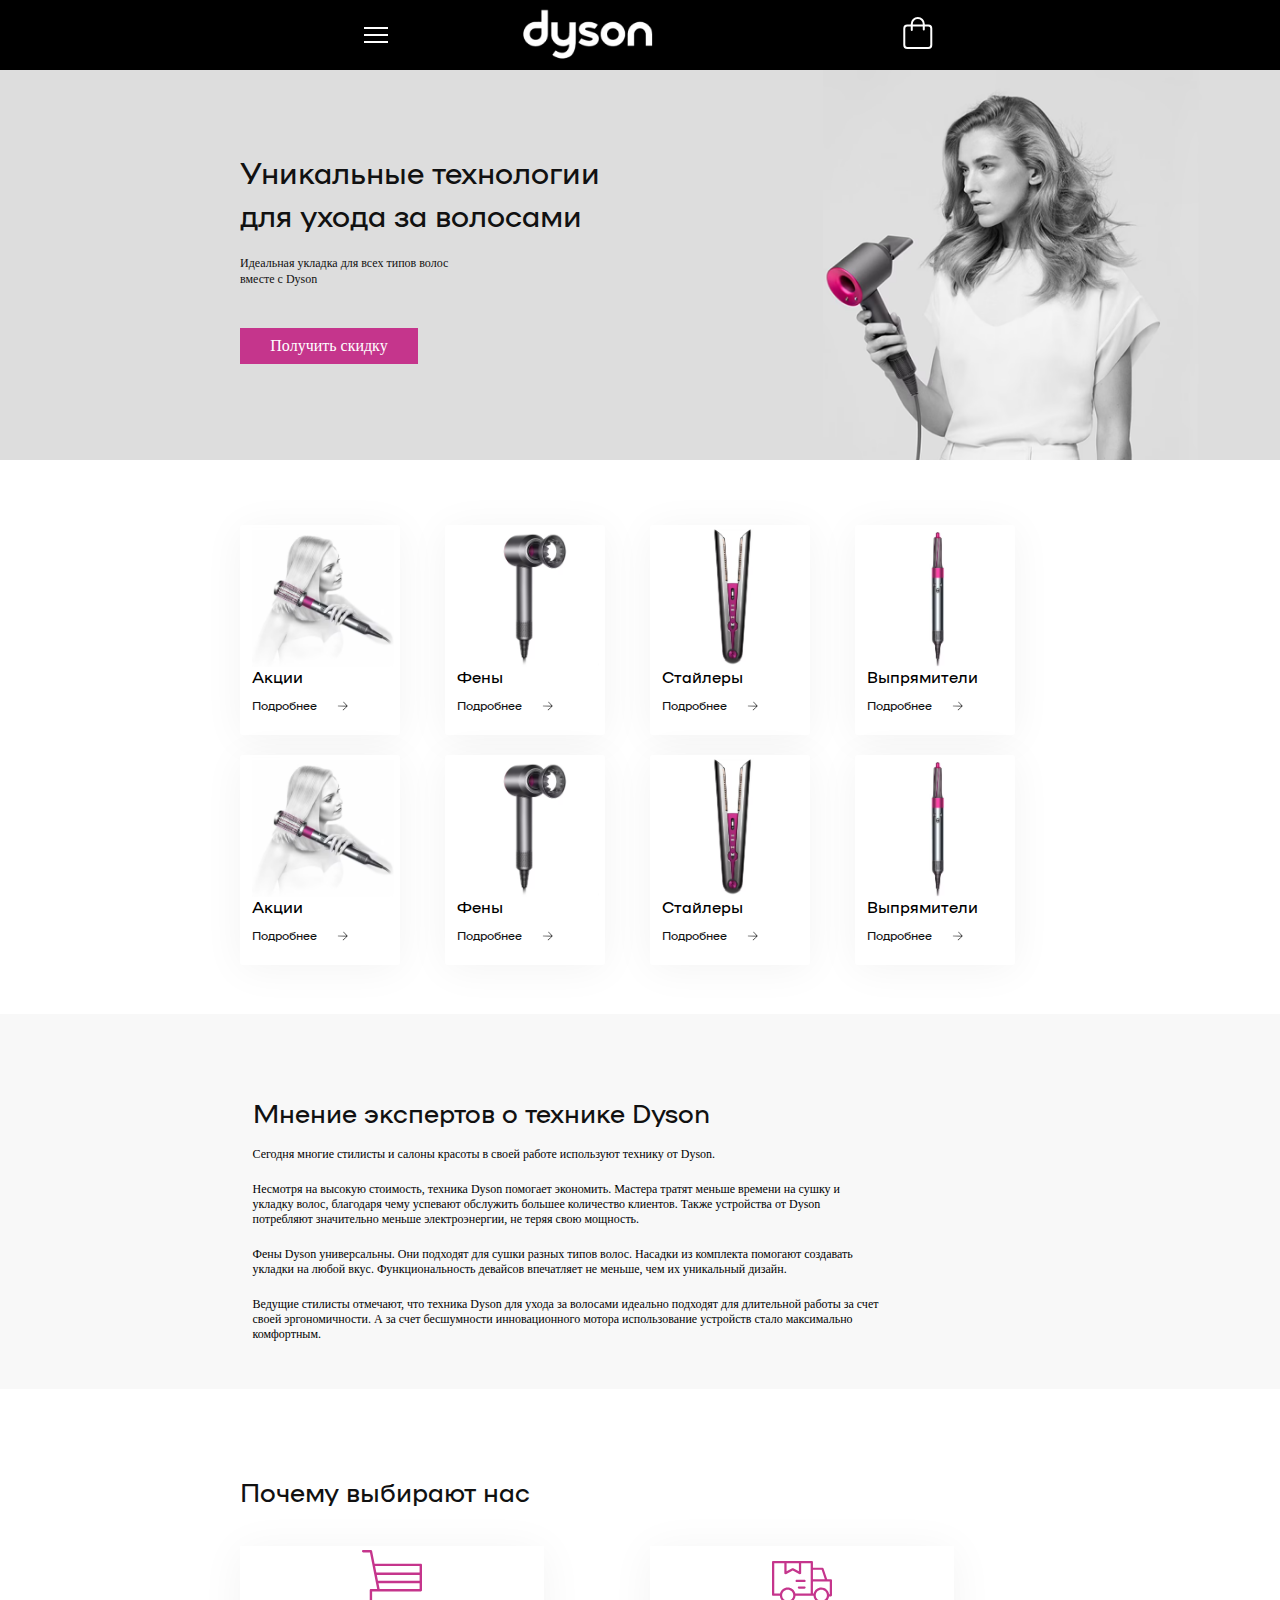
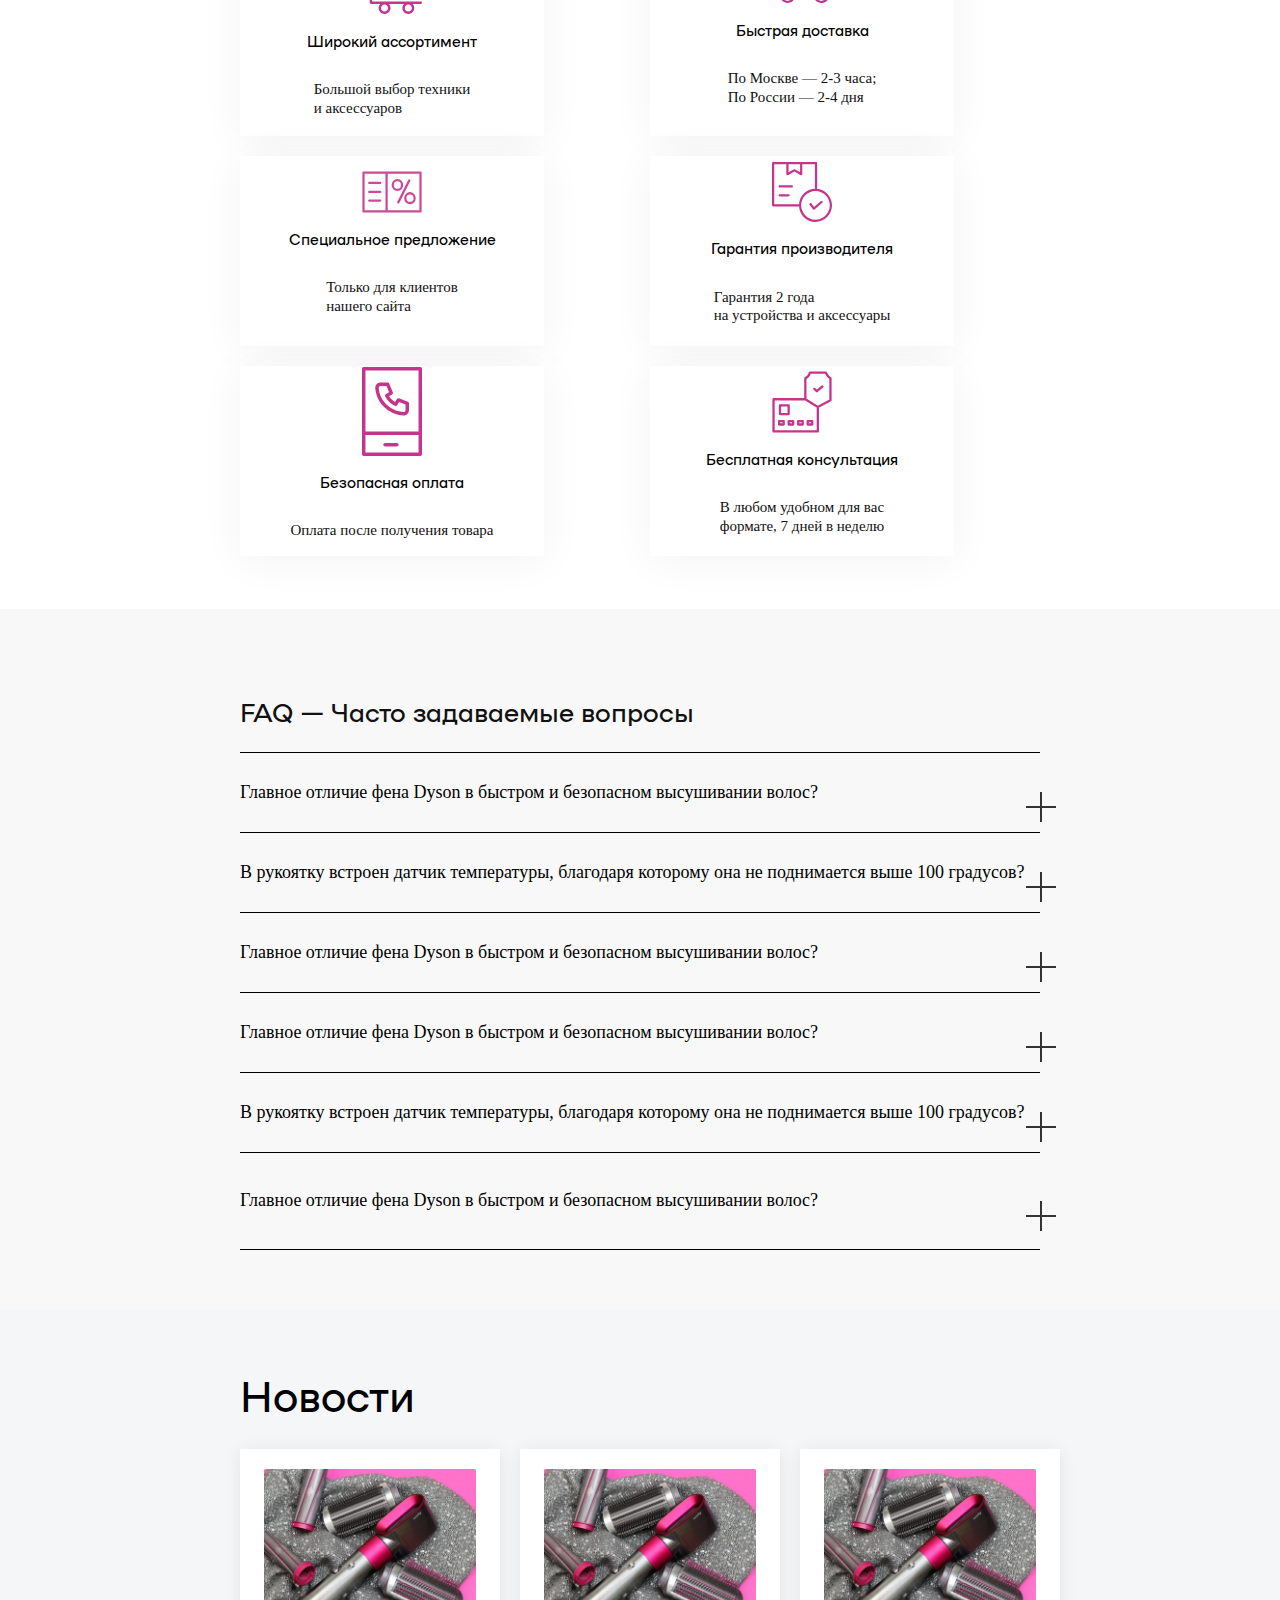
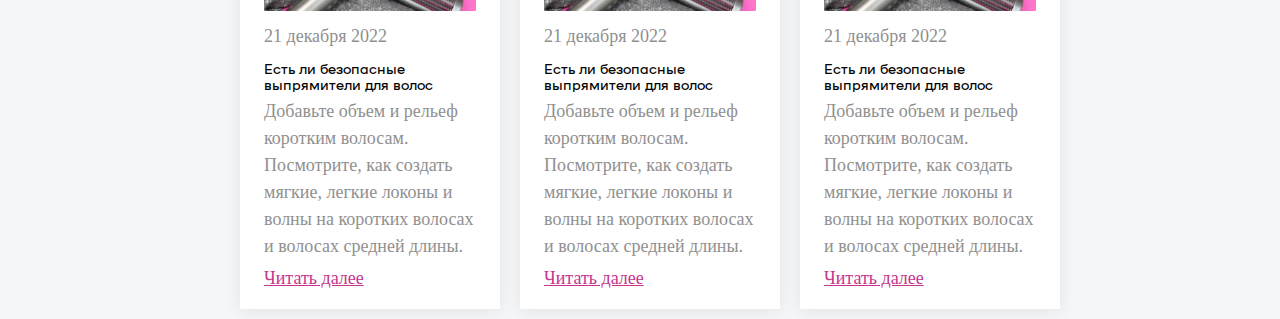
<file: index.html>
<!DOCTYPE html><html lang="ru"><head><meta charset="UTF-8"><meta name="viewport" content="width=device-width,initial-scale=1"><!-- SEO & OpenGraph --><title>Главная страница</title><meta name="description" content=""><meta property="og:title" content=""><meta property="og:description" content=""><meta property="og:image" content="/assets/images/og.jpg"><meta property="og:locale" content="ru_RU"><meta property="og:site_name" content=""><!-- Favicon --><link rel="apple-touch-icon" sizes="180x180" href="/apple-touch-icon.png"><link rel="icon" type="image/png" sizes="32x32" href="/favicon-32x32.png"><link rel="icon" type="image/png" sizes="16x16" href="/favicon-16x16.png"><link rel="manifest" href="/site.webmanifest"><link rel="mask-icon" href="/safari-pinned-tab.svg" color="#7d7d7d"><meta name="msapplication-TileColor" content="#747474"><meta name="theme-color" content="#ffffff"><!-- Preload Fonts --><link rel="preload" href="/assets/fonts/Inter/Inter-Regular.woff2" as="font" type="font/woff2" crossorigin><link rel="preload" href="/assets/fonts/Inter/Inter-Light.woff2" as="font" type="font/woff2" crossorigin><link rel="preload" href="/assets/fonts/Inter/Inter-Bold.woff2" as="font" type="font/woff2" crossorigin><!-- Styles --><link rel="stylesheet" href="./css/style.min.css"></head><body><!-- Header --><header class="header"><div class="container"><!-- Navigation --><nav class="header__nav nav"><ul class="nav-links"><input type="checkbox" id="checkbox_toggle"> <label for="checkbox_toggle" class="hamburger"><span class="hamburger-line"></span></label><ul class="menu reset-list"><li><a href="/" class="menu__link reset-link text-link">Доставка и оплата</a></li><li><a href="/" class="menu__link reset-link text-link">Сертификаты и лицензии</a></li><li><a href="/" class="menu__link reset-link text-link">Регистрация продукта</a></li><li><a href="/" class="menu__link reset-link text-link">Сервис</a></li><li><a href="/" class="menu__link reset-link text-link">О нас</a></li></ul></ul><!-- Logo --> <a href="/" class="nav__logo"><picture><source srcset="/assets/images/logo.avif" type="image/avif"><source srcset="/assets/images/logo.webp" type="image/webp"><img src="/assets/images/logo.svg" alt="Логотип компании dyson"></picture></a><!-- End Logo --><!-- Menu --><ul class="nav__menu menu reset-list"><li><a href="#" class="menu__link reset-link text-link">О нас</a></li><li><a href="#" class="menu__link reset-link text-link">Доставка и оплата</a></li><li><a href="#" class="menu__link reset-link text-link">Регистрация продукта</a></li><li><a href="#" class="menu__link reset-link text-link">Сервис</a></li><li><a href="#" class="menu__link reset-link text-link">Сертификаты и лицензии</a></li></ul><!-- End Menu --><!-- Korzina --><div class="nav__korzina nav"><a href="/"><svg xmlns="http://www.w3.org/2000/svg" width="37" height="36" viewBox="0 0 37 36" fill="none"><path d="M5.27979 13.5C5.27979 11.8431 6.62293 10.5 8.27979 10.5H29.2798C30.9367 10.5 32.2798 11.8431 32.2798 13.5V30C32.2798 31.6569 30.9367 33 29.2798 33H8.27979C6.62293 33 5.27979 31.6569 5.27979 30V13.5Z" stroke="white" stroke-width="2" stroke-linecap="round" stroke-linejoin="round"/><path d="M12.7798 15V9C12.7798 5.68629 15.4661 3 18.7798 3C22.0934 3 24.7798 5.68629 24.7798 9V14.5332" stroke="white" stroke-width="2" stroke-linecap="round" stroke-linejoin="round"/></svg> </a><!-- End Korzina --></div></nav><!-- End Navigation --></div></header><!-- End Header --><!-- Main --><main class="main"><!-- Offer --><section class="offer"><div class="container"><div class="offer__content"><div class="offer__title text"><div class="offer__animat"><span>Уникальные технологии</span></div><span>для ухода за волосами</span></div><p class="offer__text text-info">Идеальная укладка для всех типов волос<br>вместе с Dyson</p><button class="offer__btn btn reset-btn text-btn" type="button" data-a11y-dialog-show="dialog-request">Получить скидку</button></div></div><div class="offer__img"><picture><source srcset="./assets/images/offer.avif" type="image/avif"><source srcset="./assets/images/offer.webp" type="image/webp"><img src="./assets/images/offer.png" alt="Изображение девушки с феном"></picture></div></section><!-- End Offer --><!-- advanced --><section class="advanced"><div class="container"><div class="advanced__cards"><article class="advanced-card"><p class="advanced-card__title h3">Акции</p><div class="advanced-card__group"><span class="advanced-card__text text">Подробнее </span><span><img src="./assets/images/arrow.svg" alt="стрелка"></span></div><div class="advanced-card__img"><picture><source srcset="./assets/images/advanced/1.avif" type="image/avif"><source srcset="./assets/images/advanced/1.webp" type="image/webp"><img src="./assets/images/advanced/1.png" alt="Девушка с феном"></picture></div></article><article class="advanced-card"><h3 class="advanced-card__title h3">Фены</h3><div class="advanced-card__group"><p class="advanced-card__text text">Подробнее</p><span><img src="./assets/images/arrow.svg" alt="стрелка"></span></div><div class="advanced-card__img"><picture><source srcset="./assets/images/advanced/2.avif" type="image/avif"><source srcset="./assets/images/advanced/2.webp" type="image/webp"><img src="./assets/images/advanced/2.png" alt="Девушка с феном"></picture></div></article><article class="advanced-card"><h3 class="advanced-card__title h3">Стайлеры</h3><div class="advanced-card__group"><p class="advanced-card__text text">Подробнее</p><span><img src="./assets/images/arrow.svg" alt="стрелка"></span></div><div class="advanced-card__img"><picture><source srcset="./assets/images/advanced/3.avif" type="image/avif"><source srcset="./assets/images/advanced/3.webp" type="image/webp"><img src="./assets/images/advanced/3.png" alt="Девушка с феном"></picture></div></article><article class="advanced-card"><h3 class="advanced-card__title h3">Выпрямители</h3><div class="advanced-card__group"><p class="advanced-card__text text">Подробнее</p><span><img src="./assets/images/arrow.svg" alt="стрелка"></span></div><div class="advanced-card__img"><picture><source srcset="./assets/images/advanced/4.avif" type="image/avif"><source srcset="./assets/images/advanced/4.webp" type="image/webp"><img src="./assets/images/advanced/4.png" alt="Девушка с феном"></picture></div></article><article class="advanced-card"><h3 class="advanced-card__title h3">Акции</h3><div class="advanced-card__group"><p class="advanced-card__text text">Подробнее</p><span><img src="./assets/images/arrow.svg" alt="стрелка"></span></div><div class="advanced-card__img"><picture><source srcset="./assets/images/advanced/1.avif" type="image/avif"><source srcset="./assets/images/advanced/1.webp" type="image/webp"><img src="./assets/images/advanced/1.png" alt="Девушка с феном"></picture></div></article><article class="advanced-card"><h3 class="advanced-card__title h3">Фены</h3><div class="advanced-card__group"><p class="advanced-card__text text">Подробнее</p><span><img src="./assets/images/arrow.svg" alt="стрелка"></span></div><div class="advanced-card__img"><picture><source srcset="./assets/images/advanced/2.avif" type="image/avif"><source srcset="./assets/images/advanced/2.webp" type="image/webp"><img src="./assets/images/advanced/2.png" alt="Девушка с феном"></picture></div></article><article class="advanced-card"><h3 class="advanced-card__title h3">Стайлеры</h3><div class="advanced-card__group"><p class="advanced-card__text text">Подробнее</p><span><img src="./assets/images/arrow.svg" alt="стрелка"></span></div><div class="advanced-card__img"><picture><source srcset="./assets/images/advanced/3.avif" type="image/avif"><source srcset="./assets/images/advanced/3.webp" type="image/webp"><img src="./assets/images/advanced/3.png" alt="Девушка с феном"></picture></div></article><article class="advanced-card"><h3 class="advanced-card__title h3">Выпрямители</h3><div class="advanced-card__group"><p class="advanced-card__text text">Подробнее</p><span><img src="./assets/images/arrow.svg" alt="стрелка"></span></div><div class="advanced-card__img"><picture><source srcset="./assets/images/advanced/4.avif" type="image/avif"><source srcset="./assets/images/advanced/4.webp" type="image/webp"><img src="./assets/images/advanced/4.png" alt="Девушка с феном"></picture></div></article></div></div></section><!-- End advanced --><!-- Expert --><section class="expert"><div class="container"><div class="expert__content"><h1 class="expert__title text-title">Мнение экспертов о технике Dyson</h1><p class="expert__text text-smail">Сегодня многие стилисты и салоны красоты в своей работе используют технику от Dyson.</p><p class="expert__text text-smail">Несмотря на высокую стоимость, техника Dyson помогает экономить. Мастера тратят меньше времени на сушку и укладку волос, благодаря чему успевают обслужить большее количество клиентов. Также устройства от Dyson потребляют значительно меньше электроэнергии, не теряя свою мощность.</p><p class="expert__text text-smail">Фены Dyson универсальны. Они подходят для сушки разных типов волос. Насадки из комплекта помогают создавать укладки на любой вкус. Функциональность девайсов впечатляет не меньше, чем их уникальный дизайн.</p><p class="expert__text text-smail">Ведущие стилисты отмечают, что техника Dyson для ухода за волосами идеально подходят для длительной работы за счет своей эргономичности. А за счет бесшумности инновационного мотора использование устройств стало максимально комфортным.</p></div><div class="expert__img"><picture><source srcset="./assets/images/expert.avif" type="image/avif"><source srcset="./assets/images/expert.webp" type="image/webp"><img src="./assets/images/expert.png" alt="Изображение девушки с феном"></picture></div></div></section><!-- End Expert --><!-- Warranty --><section class="warranty"><div class="container"><h3 class="warranty__title text-title">Почему выбирают нас</h3><ul class="warranty__list reset-list"><li><div class="warranty-card"><div class="warranty-card__icon"><img src="./assets/images/warianty/1.svg" alt="Иконка 1"></div><p class="warranty-card__text text-primary">Широкий ассортимент</p><p class="warranty-card__text text-smail-light">Большой выбор техники<br>и аксессуаров</p></div></li><li><div class="warranty-card"><div class="warranty-card__icon"><img src="./assets/images/warianty/2.svg" alt="Иконка 1"></div><p class="warranty-card__text text-primary">Быстрая доставка</p><p class="warranty-card__text text-smail-light">По Москве — 2-3 часа;<br>По России — 2-4 дня</p></div></li><li><div class="warranty-card"><div class="warranty-card__icon"><img src="./assets/images/warianty/3.svg" alt="Иконка 1"></div><p class="warranty-card__text text-primary">Специальное предложение</p><p class="warranty-card__text text-smail-light">Только для клиентов<br>нашего сайта</p></div></li><li><div class="warranty-card"><div class="warranty-card__icon"><img src="./assets/images/warianty/4.svg" alt="Иконка 1"></div><p class="warranty-card__text text-primary">Гарантия производителя</p><p class="warranty-card__text text-smail-light">Гарантия 2 года<br>на устройства и аксессуары</p></div></li><li><div class="warranty-card"><div class="warranty-card__icon"><img src="./assets/images/warianty/5.svg" alt="Иконка 1"></div><p class="warranty-card__text text-primary">Безопасная оплата</p><p class="warranty-card__text text-smail-light">Оплата после получения товара</p></div></li><li><div class="warranty-card"><div class="warranty-card__icon"><img src="./assets/images/warianty/6.svg" alt="Иконка 1"></div><p class="warranty-card__text text-primary">Бесплатная консультация</p><p class="warranty-card__text text-smail-light">В любом удобном для вас<br>формате, 7 дней в неделю</p></div></li></ul></div></section><!-- End Warranty --><!-- Faq --><section class="faq"><div class="container"><h3 class="faq__title text-title">FAQ — Часто задаваемые вопросы</h3><div class="faq__text"><span class="text-smail">Главное отличие фена Dyson в быстром и безопасном высушивании волос? </span><a href="#" class="close"></a></div><div class="faq__text"><span class="text-smail">В рукоятку встроен датчик температуры, благодаря которому она не поднимается выше 100 градусов?</span> <a href="#" class="close"></a></div><div class="faq__text"><span class="text-smail">Главное отличие фена Dyson в быстром и безопасном высушивании волос?</span> <a href="#" class="close"></a></div><div class="faq__text"><span class="text-smail">Главное отличие фена Dyson в быстром и безопасном высушивании волос?</span> <a href="#" class="close"></a></div><div class="faq__text"><span class="text-smail">В рукоятку встроен датчик температуры, благодаря которому она не поднимается выше 100 градусов?</span> <a href="#" class="close"></a></div><div class="faq__tex"><span class="text-smail">Главное отличие фена Dyson в быстром и безопасном высушивании волос?</span> <a href="#" class="close"></a></div></div></section><!-- End Faq --><!-- News --><section class="news"><div class="container"><h2 class="news__title h2">Новости</h2><div class="news-group"><article class="news-card"><div class="news-card__img"><picture><source srcset="/assets/images/news.avif" type="image/avif"><source srcset="/assets/images/news.webp" type="image/webp"><img src="/assets/images/news.png" alt="Купить фен Dyson"></picture></div><div class="news-card__date"><span class="text-date">21 декабря 2022</span></div><div class="news-card__title"><span class="text-small">Есть ли безопасные выпрямители для волос</span></div><div class="news-card__info"><span class="text-date">Добавьте объем и рельеф коротким волосам. Посмотрите, как создать мягкие, легкие локоны и волны на коротких волосах и волосах средней длины.</span></div><div class="news-card__more"><a href="/" class="more">Читать далее</a></div></article><article class="news-card"><div class="news-card__img"><picture><source srcset="/assets/images/news.avif" type="image/avif"><source srcset="/assets/images/news.webp" type="image/webp"><img src="/assets/images/news.png" alt="Купить фен Dyson"></picture></div><div class="news-card__date"><span class="text-date">21 декабря 2022</span></div><div class="news-card__title"><span class="text-small">Есть ли безопасные выпрямители для волос</span></div><div class="news-card__info"><span class="text-date">Добавьте объем и рельеф коротким волосам. Посмотрите, как создать мягкие, легкие локоны и волны на коротких волосах и волосах средней длины.</span></div><div class="news-card__more"><a href="/" class="more">Читать далее</a></div></article><article class="news-card"><div class="news-card__img"><picture><source srcset="/assets/images/news.avif" type="image/avif"><source srcset="/assets/images/news.webp" type="image/webp"><img src="/assets/images/news.png" alt="Купить фен Dyson"></picture></div><div class="news-card__date"><span class="text-date">21 декабря 2022</span></div><div class="news-card__title"><span class="text-small">Есть ли безопасные выпрямители для волос</span></div><div class="news-card__info"><span class="text-date">Добавьте объем и рельеф коротким волосам. Посмотрите, как создать мягкие, легкие локоны и волны на коротких волосах и волосах средней длины.</span></div><div class="news-card__more"><a href="/" class="more">Читать далее</a></div></article></div></div></section><!--  End News --></main><!-- End Main --><!-- Footer --><footer class="footer"></footer><!-- End Footer --><!-- Scripts --><script src="./js/app.min.js"></script></body></html>
</file>
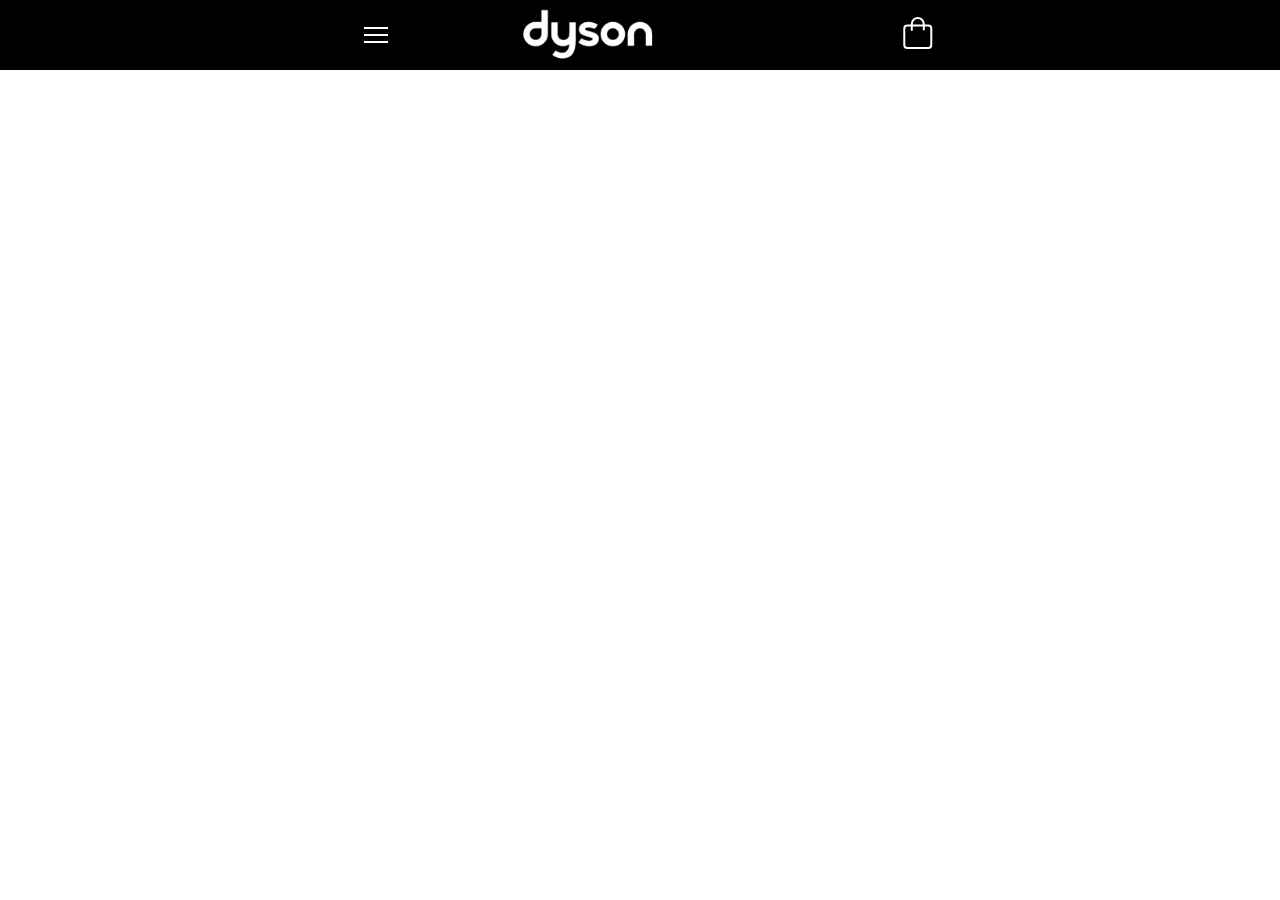
<file: privacy.html>
<!DOCTYPE html><html lang="ru"><head><meta charset="UTF-8"><meta name="viewport" content="width=device-width,initial-scale=1"><!-- SEO & OpenGraph --><title>Политика конфиденциальности</title><meta name="description" content=""><meta property="og:title" content=""><meta property="og:description" content=""><meta property="og:image" content="/assets/images/og.jpg"><meta property="og:locale" content="ru_RU"><meta property="og:site_name" content=""><!-- Favicon --><link rel="apple-touch-icon" sizes="180x180" href="/apple-touch-icon.png"><link rel="icon" type="image/png" sizes="32x32" href="/favicon-32x32.png"><link rel="icon" type="image/png" sizes="16x16" href="/favicon-16x16.png"><link rel="manifest" href="/site.webmanifest"><link rel="mask-icon" href="/safari-pinned-tab.svg" color="#7d7d7d"><meta name="msapplication-TileColor" content="#747474"><meta name="theme-color" content="#ffffff"><!-- Preload Fonts --><link rel="preload" href="/assets/fonts/Inter/Inter-Regular.woff2" as="font" type="font/woff2" crossorigin><link rel="preload" href="/assets/fonts/Inter/Inter-Light.woff2" as="font" type="font/woff2" crossorigin><link rel="preload" href="/assets/fonts/Inter/Inter-Bold.woff2" as="font" type="font/woff2" crossorigin><!-- Styles --><link rel="stylesheet" href="./css/style.min.css"></head><body><!-- Header --><header class="header"><div class="container"><!-- Navigation --><nav class="header__nav nav"><ul class="nav-links"><input type="checkbox" id="checkbox_toggle"> <label for="checkbox_toggle" class="hamburger"><span class="hamburger-line"></span></label><ul class="menu reset-list"><li><a href="/" class="menu__link reset-link text-link">Доставка и оплата</a></li><li><a href="/" class="menu__link reset-link text-link">Сертификаты и лицензии</a></li><li><a href="/" class="menu__link reset-link text-link">Регистрация продукта</a></li><li><a href="/" class="menu__link reset-link text-link">Сервис</a></li><li><a href="/" class="menu__link reset-link text-link">О нас</a></li></ul></ul><!-- Logo --> <a href="/" class="nav__logo"><picture><source srcset="/assets/images/logo.avif" type="image/avif"><source srcset="/assets/images/logo.webp" type="image/webp"><img src="/assets/images/logo.svg" alt="Логотип компании dyson"></picture></a><!-- End Logo --><!-- Menu --><ul class="nav__menu menu reset-list"><li><a href="#" class="menu__link reset-link text-link">О нас</a></li><li><a href="#" class="menu__link reset-link text-link">Доставка и оплата</a></li><li><a href="#" class="menu__link reset-link text-link">Регистрация продукта</a></li><li><a href="#" class="menu__link reset-link text-link">Сервис</a></li><li><a href="#" class="menu__link reset-link text-link">Сертификаты и лицензии</a></li></ul><!-- End Menu --><!-- Korzina --><div class="nav__korzina nav"><a href="/"><svg xmlns="http://www.w3.org/2000/svg" width="37" height="36" viewBox="0 0 37 36" fill="none"><path d="M5.27979 13.5C5.27979 11.8431 6.62293 10.5 8.27979 10.5H29.2798C30.9367 10.5 32.2798 11.8431 32.2798 13.5V30C32.2798 31.6569 30.9367 33 29.2798 33H8.27979C6.62293 33 5.27979 31.6569 5.27979 30V13.5Z" stroke="white" stroke-width="2" stroke-linecap="round" stroke-linejoin="round"/><path d="M12.7798 15V9C12.7798 5.68629 15.4661 3 18.7798 3C22.0934 3 24.7798 5.68629 24.7798 9V14.5332" stroke="white" stroke-width="2" stroke-linecap="round" stroke-linejoin="round"/></svg> </a><!-- End Korzina --></div></nav><!-- End Navigation --></div></header><!-- End Header --><!-- Main --><main class="main"></main><!-- End Main --><!-- Footer --><footer class="footer"></footer><!-- End Footer --><!-- Scripts --><script src="./js/app.min.js"></script></body></html>
</file>
<file: css/style.min.css>
@-webkit-keyframes show{0%{opacity:0}to{opacity:1}}@-webkit-keyframes blik{0%{-webkit-transform:translateY(80px);transform:translateY(80px)}to{-webkit-transform:translateY(0);transform:translateY(0)}}@keyframes blik{0%{-webkit-transform:translateY(80px);transform:translateY(80px)}to{-webkit-transform:translateY(0);transform:translateY(0)}}@keyframes show{0%{opacity:0}to{opacity:1}}@font-face{font-family:"Inter";src:url(../assets/fonts/Inter/Inter-Regular.woff2) format("woff2"),url(../assets/fonts/Inter/Inter-Regular.woff) format("woff"),url(../assets/fonts/Inter/Inter-Regular.svg#Inter-Regular) format("svg");font-weight:400;font-style:normal;font-display:swap}@font-face{font-family:"Inter";src:url(../assets/fonts/Inter/Inter-Bold.woff2) format("woff2"),url(../assets/fonts/Inter/Inter-Bold.woff) format("woff"),url(../assets/fonts/Inter/Inter-Bold.svg#Inter-Bold) format("svg");font-weight:700;font-style:normal;font-display:swap}@font-face{font-family:"Inter";src:url(../assets/fonts/Inter/Inter-Light.woff2) format("woff2"),url(../assets/fonts/Inter/Inter-Light.woff) format("woff"),url(../assets/fonts/Inter/Inter-Light.svg#Inter-Light) format("svg");font-weight:300;font-style:normal;font-display:swap}@font-face{font-family:"NAMU";src:url(../assets/fonts/NAMU/NAMU-Pro.woff2) format("woff2"),url(../assets/fonts//NAMU/NAMU-Pro.woff) format("woff"),url(../assets/fonts//NAMU/NAMU-Pro.svg#NAMU-Pro) format("svg");font-weight:900;font-style:normal;font-display:swap}:root{--bg-color:#fff;--bg-color-light:#F8F8F8;--bg-color-black:#000;--primary-color:#F50E30;--primary-color-pink:#C5358C;--primary-color-light:#ffd7dd;--text-color:#000;--text-color-light:#fff;--main-font:"NAMU", "Arial", sans-serif}html{line-height:1.15;-webkit-text-size-adjust:100%;height:100%;scroll-behavior:smooth}body,sub,sup{position:relative}body{margin:0;display:-webkit-box;display:-ms-flexbox;display:flex;-webkit-box-orient:vertical;-webkit-box-direction:normal;-ms-flex-direction:column;flex-direction:column;min-height:100vh;font-family:var(--main-font);background-color:var(--bg-color);color:var(--text-color);overflow-x:hidden}details,main{display:block}h1{font-size:2em;margin:.67em 0}hr{-webkit-box-sizing:content-box;box-sizing:content-box;height:0;overflow:visible}code,kbd,pre,samp{font-family:monospace,monospace;font-size:1em}a{background-color:transparent}abbr[title]{border-bottom:none;-webkit-text-decoration:underline dotted;text-decoration:underline dotted}b,strong{font-weight:bolder}small{font-size:80%}sub,sup{font-size:75%;line-height:0;vertical-align:baseline}sub{bottom:-.25em}sup{top:-.5em}img{border-style:none;width:100%;height:auto}button,input,optgroup,select,textarea{font-family:inherit;font-size:100%;line-height:1.15;margin:0}button,input{overflow:visible}button,select{text-transform:none}[type=button],[type=reset],[type=submit],button{-webkit-appearance:button}[type=button]::-moz-focus-inner,[type=reset]::-moz-focus-inner,[type=submit]::-moz-focus-inner,button::-moz-focus-inner{border-style:none;padding:0}[type=button]:-moz-focusring,[type=reset]:-moz-focusring,[type=submit]:-moz-focusring,button:-moz-focusring{outline:1px dotted ButtonText}fieldset{padding:.35em .75em .625em}legend{color:inherit;display:table;max-width:100%;white-space:normal}progress{vertical-align:baseline}textarea{overflow:auto}[type=checkbox],[type=radio],legend{-webkit-box-sizing:border-box;box-sizing:border-box;padding:0}[type=number]::-webkit-inner-spin-button,[type=number]::-webkit-outer-spin-button{height:auto}[type=search]{-webkit-appearance:textfield;outline-offset:-2px}[type=search]::-webkit-search-decoration{-webkit-appearance:none}::-webkit-file-upload-button{-webkit-appearance:button;font:inherit}summary{display:list-item}[hidden],template{display:none}*,::after,::before{-webkit-box-sizing:border-box;box-sizing:border-box}picture{display:block;width:100%;height:100%;line-height:0}.visually-hidden{position:absolute!important;clip:rect(1px 1px 1px 1px);clip:rect(1px,1px,1px,1px);padding:0!important;border:0!important;height:1px!important;width:1px!important;overflow:hidden}.reset-list{margin:0;padding:0;list-style:none}.reset-btn{padding:0;margin:0;background-color:transparent;border:0;outline:0;cursor:pointer}.reset-btn,.reset-link{display:inline-block;text-decoration:none}.h1,.h2,.h3,.text-info{margin:0;font-size:46px;font-style:normal;font-weight:900;line-height:110%}.h2,.h3,.text-info{font-size:42px;line-height:120%}.h3,.text-info{font-size:30px}.text-info{color:#111;font-family:Open Sans;font-size:26px;font-weight:400;line-height:133%}.text,.text-btn,.text-link{color:#d9d9d9;font-family:NAMU;font-size:20px;font-style:normal;font-weight:900;line-height:150%}.text,.text-btn{color:#fff;font-family:Open Sans;font-size:24px;font-weight:400;line-height:normal}.text{margin:0;color:#111;font-family:NAMU;font-size:46px;font-weight:900;line-height:144%}.text-date{color:#909090;font-family:Open Sans;font-size:18px;font-style:normal;font-weight:300;line-height:150%}.text-primary{color:#000;text-align:center;font-family:NAMU;font-size:20px;font-style:normal;font-weight:900}.more,.text-smail,.text-smail-light,.text-title{color:#000;font-family:Open Sans;font-size:18px;font-style:normal;font-weight:400;line-height:125%}.more,.text-smail-light,.text-title{color:#111;font-weight:300}.more,.text-title{font-family:NAMU;font-size:42px;font-weight:900;line-height:normal}.more{color:#c5358c;font-family:Open Sans;font-size:18px;font-weight:400}.btn{display:-webkit-box;display:-ms-flexbox;display:flex;width:280px;height:64px;padding:10px 20px;-webkit-box-pack:center;-ms-flex-pack:center;justify-content:center;-webkit-box-align:center;-ms-flex-align:center;align-items:center;gap:30px;color:var(--text-color-light);background-color:var(--primary-color-pink)}.btn:active,.btn:hover{background-color:var(--bg-color)}.btn:hover{border-radius:3px;border:3px solid #c5358c;color:var(--text-color);cursor:pointer}.btn:active{-webkit-transform:scale(.98);-ms-transform:scale(.98);transform:scale(.98)}.btn:focus{outline:2px solid var(--text-color)}.btn:disabled{opacity:.5;pointer-events:none}.container{width:100%;max-width:1360px;margin:0 auto}.nav{display:-webkit-box;display:-ms-flexbox;display:flex;-webkit-box-align:center;-ms-flex-align:center;align-items:center;-ms-flex-pack:distribute;justify-content:space-around;padding:20px}.nav__logo{width:183px;margin-right:90px}.nav-links,.nav-links #checkbox_toggle{display:none}.nav-links .hamburger{display:none;font-size:24px}.nav-links .hamburger-line{background-color:var(--text-color-light);display:block;height:2px;position:relative;width:24px}.nav-links .hamburger-line::after,.nav-links .hamburger-line::before{background-color:var(--text-color-light);content:"";display:block;position:absolute;-webkit-transition:all .3s;transition:all .3s;width:100%;height:100%}.nav-links .hamburger-line::before{top:7px}.nav-links .hamburger-line::after{top:-7px}.menu{display:-webkit-box;display:-ms-flexbox;display:flex;-webkit-box-align:center;-ms-flex-align:center;align-items:center;-ms-flex-wrap:wrap;flex-wrap:wrap;gap:20px;margin-right:30px}.menu li:nth-child(1){-webkit-animation:show 1s both .2s;animation:show 1s both .2s}.menu li:nth-child(2){-webkit-animation:show 1s both .4s;animation:show 1s both .4s}.menu li:nth-child(3){-webkit-animation:show 1s both .6s;animation:show 1s both .6s}.menu li:nth-child(4){-webkit-animation:show 1s both .8s;animation:show 1s both .8s}.menu li:nth-child(5){-webkit-animation:show 1s both 1s;animation:show 1s both 1s}.menu__link{position:relative;color:var(--text-color-light);-webkit-transition:all .2s ease-in-out 1s;transition:all .2s ease-in-out 1s}.menu__link::before{position:absolute;bottom:-4px;right:0;width:0;height:2px;background-color:var(--primary-color-pink);-webkit-transition:all .2s ease-in-out;transition:all .2s ease-in-out;content:""}.menu__link:hover{color:var(--primary-color-light)}.menu__link:hover::before{left:0;width:100%}.header{display:-webkit-box;display:-ms-flexbox;display:flex;-webkit-box-align:center;-ms-flex-align:center;align-items:center;width:100%;height:90px;padding:32px 0;background-color:var(--bg-color-black)}.header__korzina{margin-left:66px}.offer{padding:250px 0 150px;width:100%;height:850px;background-color:#ddd}.offer,.offer__content{position:relative}.offer__animat,.offer__title{position:relative;overflow:hidden}.offer__title{width:556px;margin-bottom:40px;z-index:3}.offer__title span:nth-child(1){display:inline-block;-webkit-animation:blik 1s 1 ease-in;animation:blik 1s 1 ease-in}.offer__title span:nth-child(2){display:inline-block;-webkit-animation:blik 1s .2s 1 ease-in,show 1s .7s both;animation:blik 1s .2s 1 ease-in,show 1s .7s both}.offer__btn,.offer__text{position:relative;z-index:3;overflow:hidden}.offer__text{width:554px;margin-bottom:90px;-webkit-animation:blik 1s .6s forwards,show 1s .7s both;animation:blik 1s .6s forwards,show 1s .7s both}.offer__btn{-webkit-animation:blik 1s 1s forwards,show 1s 1s both;animation:blik 1s 1s forwards,show 1s 1s both}.offer__img{position:absolute;top:0;right:-124px;width:997px;height:850px;z-index:1}.advanced{position:relative;height:100%;width:100%;background:var(--bg-color)}.advanced__cards{display:grid;grid-template-columns:repeat(4,1fr);gap:20px;margin-top:150px}.advanced-card{display:-webkit-box;display:-ms-flexbox;display:flex;-webkit-box-orient:vertical;-webkit-box-direction:normal;-ms-flex-direction:column;flex-direction:column;-webkit-box-align:baseline;-ms-flex-align:baseline;align-items:baseline;position:relative;padding:0 32px;background:var(--bg-color);width:320px;height:454px;border-radius:3px;-webkit-box-shadow:0 4px 41px 0 rgba(0,0,0,.05);box-shadow:0 4px 41px 0 rgba(0,0,0,.05)}.advanced-card__group,.advanced-card__title{-webkit-box-ordinal-group:3;-ms-flex-order:2;order:2}.advanced-card__group{display:-webkit-box;display:-ms-flexbox;display:flex;width:100%}.advanced-card__group img{-webkit-box-ordinal-group:4;-ms-flex-order:3;order:3;width:34px;height:34px}.advanced-card__title{font-size:30px;margin-bottom:11px}.advanced-card__text{font-size:24px;margin-right:20px}.advanced-card__img{width:100%;height:320px;-webkit-box-ordinal-group:2;-ms-flex-order:1;order:1}.expert{padding:150px 0;width:100%;height:825px;background-color:var(--bg-color-light)}.expert,.expert__content{position:relative}.expert__text,.expert__title{position:relative;width:734px;margin-bottom:40px;z-index:2}.expert__text{width:423px;margin-bottom:20px}.expert__img{position:absolute;width:700px;height:700px;bottom:0;right:350px;background-color:var(--bg-color-light);z-index:1}.warranty{position:relative;width:100%;height:990px;padding:100px 0}.warranty__title{margin-bottom:40px;text-align:left}.warranty__list{display:grid;grid-template-columns:repeat(3,1fr);gap:25px;margin-bottom:32px}.warranty__row{display:-webkit-box;display:-ms-flexbox;display:flex}.warranty__text{max-width:738px;width:100%}.warranty-card{position:relative;display:-webkit-box;display:-ms-flexbox;display:flex;-webkit-box-orient:vertical;-webkit-box-direction:normal;-ms-flex-direction:column;flex-direction:column;-webkit-box-pack:center;-ms-flex-pack:center;justify-content:center;-webkit-box-align:center;-ms-flex-align:center;align-items:center;width:440px;height:280px;background-color:var(--bg-color);-webkit-box-shadow:0 4px 41px 0 rgba(0,0,0,.05);box-shadow:0 4px 41px 0 rgba(0,0,0,.05)}.warranty-card__icon{-ms-flex-negative:0;flex-shrink:0;width:60px}.faq,.faq__tex,.faq__text{-webkit-box-align:center;-ms-flex-align:center;align-items:center;width:100%}.faq{height:997px;padding:150px 0;-webkit-box-pack:baseline;-ms-flex-pack:baseline;justify-content:baseline;background:#f8f8f8}.faq__tex,.faq__text{display:-webkit-box;display:-ms-flexbox;display:flex;-webkit-box-pack:justify;-ms-flex-pack:justify;justify-content:space-between;border-top:solid #000 1px;height:98px}.faq__tex{border-bottom:solid #000 1px}.faq .close:after,.faq .close:before{position:absolute;content:" ";height:30px;width:2px;background-color:#333}.faq .close:before{-webkit-transform:rotate(90deg);-ms-transform:rotate(90deg);transform:rotate(90deg)}.faq .close:after{-webkit-transform:rotate(180deg);-ms-transform:rotate(180deg);transform:rotate(180deg)}.news{position:relative;height:1131px;background-color:#f4f6f8}.news__title{padding-top:150px;margin-bottom:70px}.news-group{display:grid;grid-template-columns:repeat(3,1fr);gap:25px}.news-card{display:-webkit-box;display:-ms-flexbox;display:flex;-webkit-box-orient:vertical;-webkit-box-direction:normal;-ms-flex-direction:column;flex-direction:column;width:445px;padding:20px 24px;background-color:#fff;-webkit-box-shadow:0 2px 16px 0 rgba(0,0,0,.08);box-shadow:0 2px 16px 0 rgba(0,0,0,.08)}.news-card__img{-webkit-box-ordinal-group:2;-ms-flex-order:1;order:1;margin-bottom:24px;overflow:hidden}.news-card__date{-webkit-box-ordinal-group:3;-ms-flex-order:2;order:2;margin-bottom:20px}.news-card__info,.news-card__title{-webkit-box-ordinal-group:4;-ms-flex-order:3;order:3;margin-bottom:15px}.news-card__info{-webkit-box-ordinal-group:5;-ms-flex-order:4;order:4}.news-card__more{-webkit-box-ordinal-group:6;-ms-flex-order:5;order:5;color:#c5358c}@media (max-width:1380.98px){.container{max-width:800px}.nav__logo{width:143px;margin-right:90px}.menu{display:none;pointer-events:none}.nav-links{display:block}.nav-links .menu{max-height:0;position:absolute;background-color:var(--bg-color-black);text-align:center;right:0;left:0;z-index:50;margin-top:10px;pointer-events:all}.nav-links .menu li a{margin-bottom:10px}.nav-links .menu li:hover{color:var(--bg-color-light)}.nav-links #checkbox_toggle:checked~.menu{display:block;max-height:100%;-webkit-transition:all .5s;transition:all .5s;width:100%}.nav-links .hamburger{display:block;padding:20px 0;cursor:pointer}.nav-links #checkbox_toggle:checked~.hamburger .hamburger-line{background-color:transparent}.nav-links #checkbox_toggle:checked~.hamburger .hamburger-line::before{-webkit-transform:rotate(-45deg);-ms-transform:rotate(-45deg);transform:rotate(-45deg);top:0}.nav-links #checkbox_toggle:checked~.hamburger .hamburger-line::after{-webkit-transform:rotate(45deg);-ms-transform:rotate(45deg);transform:rotate(45deg);top:0}.header{height:70px;padding:24px 0}.header__korzina{margin-left:70px}.offer{height:390px;padding:80px}.offer__title{font-size:30px;margin-bottom:20px}.offer__text{font-size:12px;margin-bottom:40px}.offer__btn{display:-webkit-box;display:-ms-flexbox;display:flex;width:178px;height:36px;padding:10px 20px;-webkit-box-pack:center;-ms-flex-pack:center;justify-content:center;-webkit-box-align:center;-ms-flex-align:center;align-items:center;gap:30px;-ms-flex-negative:0;flex-shrink:0;font-size:16px}.offer__img{width:457px;height:390px;right:0}.advanced{height:554px;padding:65px}.advanced__cards{margin-top:0}.advanced-card{width:160px;height:210px;padding:0 12px}.advanced-card__group{width:100%}.advanced-card__group img{width:12px;height:12px}.advanced-card__title{font-size:16px}.advanced-card__text{font-size:12px}.advanced-card__img{width:142px;height:142px}.expert{height:375px;padding:65px 0 65px 25px}.expert__title{width:100%;font-size:26px;margin-bottom:20px}.expert__text{width:627px;font-size:12px}.expert__img{display:none}.warranty{height:820px;padding:60px}.warranty__title{font-size:26px}.warranty__list{grid-template-columns:repeat(2,1fr);gap:20px}.warranty-card{width:304px;height:190px;padding:20px}.warranty-card__text{font-size:15px}.faq{height:700px;padding:65px;display:-webkit-box;display:-ms-flexbox;display:flex;-webkit-box-orient:horizontal;-webkit-box-direction:normal;-ms-flex-direction:row;flex-direction:row}.faq__title{font-size:26px}.faq__text{font-size:16px;height:80px}.news{height:610px}.news__title{padding-top:60px;margin-bottom:30px}.news-group{gap:20px}.news-card{width:260px}.news-card__img{margin-bottom:12px}.news-card__date{font-size:12px;margin-bottom:10px}.news-card__title{font-size:14px;margin-bottom:6px}.news-card__info{font-size:12px;margin-bottom:8px}.news-card__more{font-size:12px}}@media (max-width:620.98px){.container{max-width:400px}.hamburger{margin-right:25px}.header{height:50px;padding:12px 0}.header__korzina{margin-left:50px}.offer{height:390px;padding:30px 0}.offer__text,.offer__title{font-size:24px;margin-bottom:16px;margin-left:20px}.offer__text{font-size:12px;margin-bottom:30px}.offer__btn{margin-left:10px}.offer__img{width:280px;height:245px;top:150px}.advanced{height:1000px;padding:25px}.advanced__cards{margin-top:0;grid-template-columns:repeat(2,1fr)}.advanced-card{width:160px;height:210px;padding:0 12px}.advanced-card__group{width:100%}.advanced-card__group img{width:12px;height:12px}.advanced-card__title{font-size:16px}.advanced-card__text,.faq .text-smail,.news-card .text-date{font-size:12px}.advanced-card__img{width:142px;height:142px}.expert{height:450px;padding:25px 0 25px 25px}.expert__title{width:100%;font-size:20px;margin-bottom:20px}.expert__text{width:350px;font-size:12px}.warranty{height:900px;padding:40px}.warranty__title{font-size:26px}.warranty__list{grid-template-columns:repeat(1,2fr);gap:10px}.warranty-card{width:350px;height:116px;padding:20px;-webkit-box-orient:horizontal;-webkit-box-direction:normal;-ms-flex-direction:row;flex-direction:row}.warranty-card__text{font-size:13px}.faq{height:600px}.faq__title{font-size:20px}.news{height:500px}.news__title{padding-top:20px;margin-bottom:20px}.news-group{grid-template-columns:repeat(2,1fr);gap:10px}.news-card{width:180px;padding:10px}.news-card__img{margin-bottom:12px}.news-card__date{font-size:10px;margin-bottom:10px}.news-card__info{font-size:10px;margin-bottom:8px;width:100%}.news-card__more{font-size:10px}.news-card:nth-child(3){display:none}}
/*# sourceMappingURL=[data-uri] */
</file>
